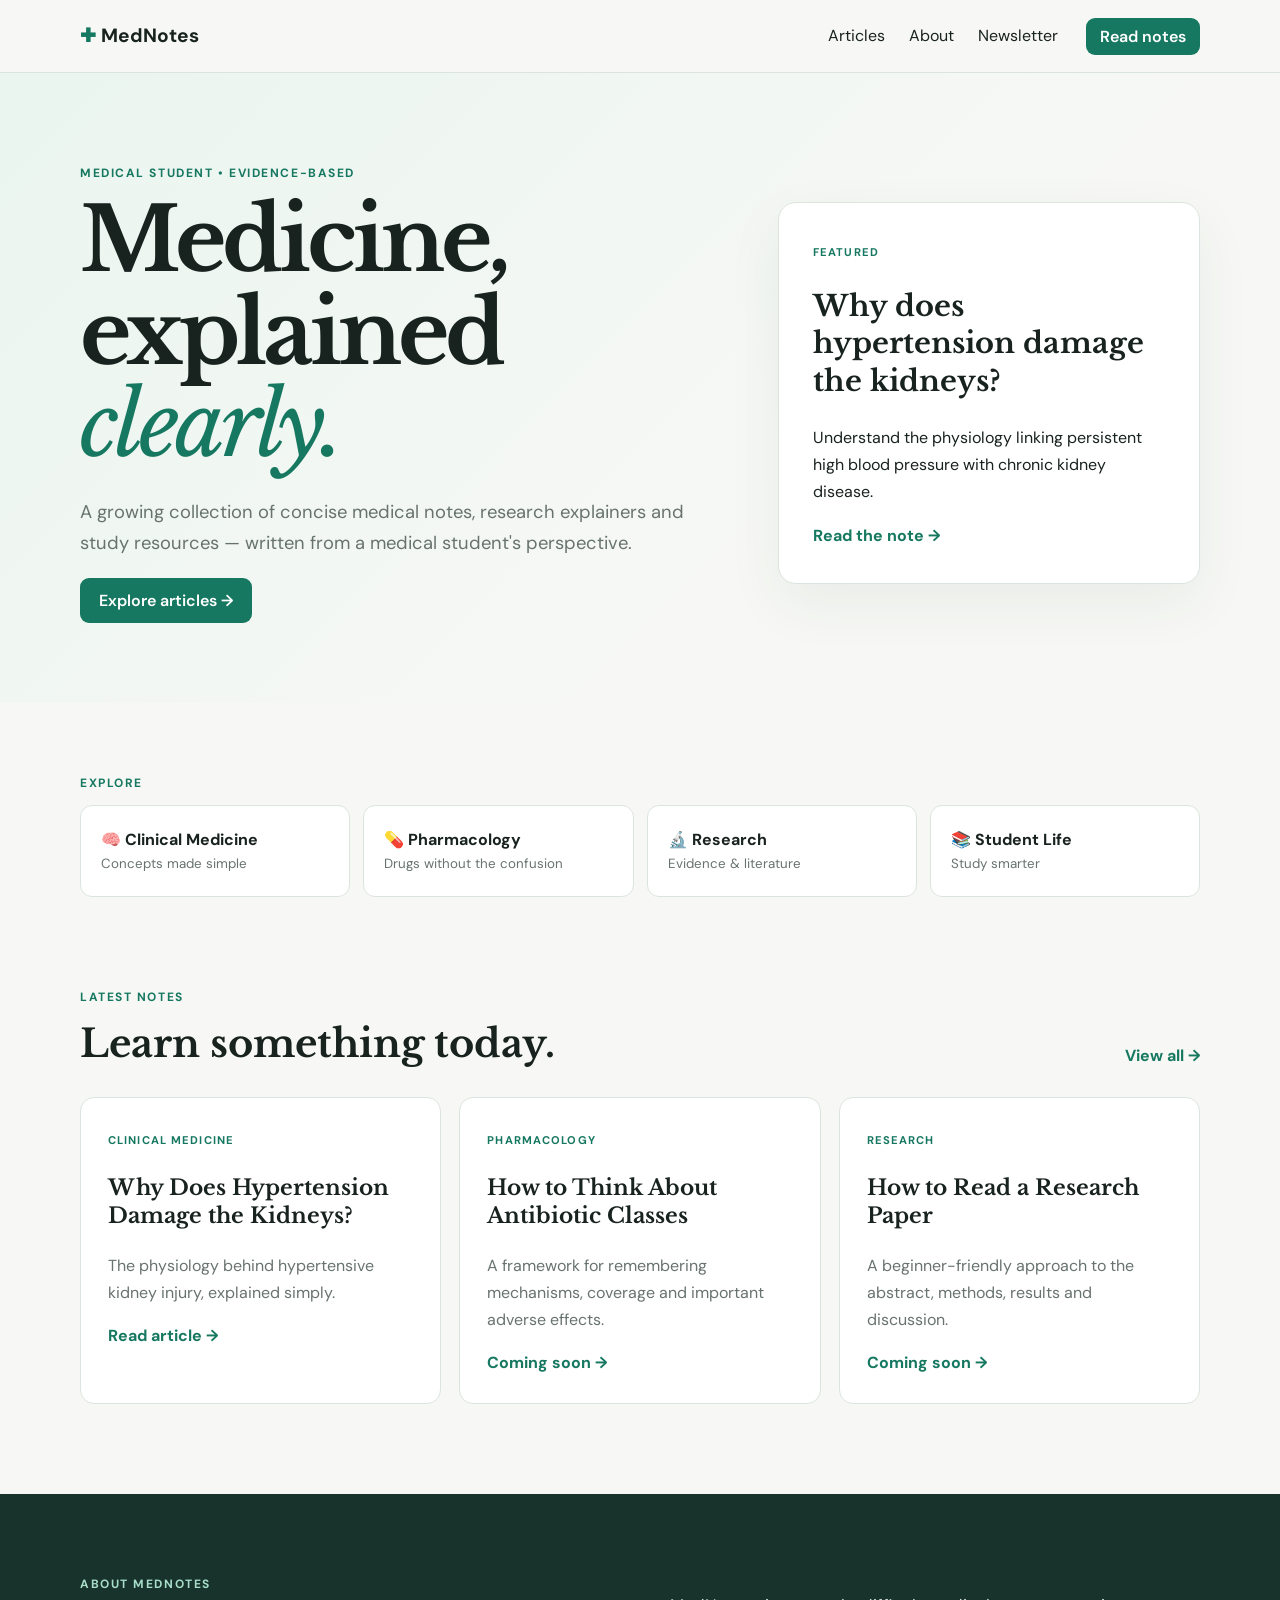
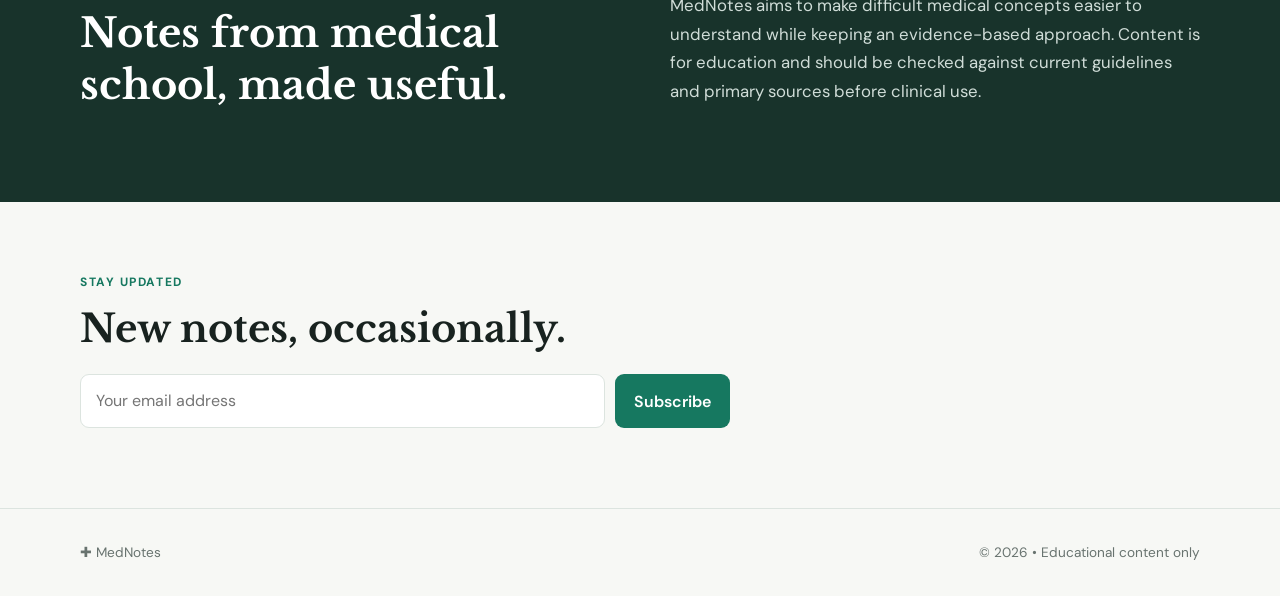
<file: index.html>
<!doctype html><html lang="en"><head>
<meta charset="utf-8"><meta name="viewport" content="width=device-width,initial-scale=1">
<meta name="description" content="MedNotes — evidence-based medical learning for students and curious readers.">
<title>MedNotes — Medical Learning, Clearly</title><link rel="icon" href="favicon.svg" type="image/svg+xml"><link rel="stylesheet" href="style.css">
</head><body>
<header><nav class="nav wrap"><a class="brand" href="index.html">✚ <span>MedNotes</span></a>
<div class="links"><a href="articles.html">Articles</a><a href="#about">About</a><a href="#newsletter">Newsletter</a></div>
<a class="btn mini" href="articles.html">Read notes</a></nav></header>
<main>
<section class="hero"><div class="wrap hero-grid"><div><p class="eyebrow">MEDICAL STUDENT • EVIDENCE-BASED</p>
<h1>Medicine, explained <i>clearly.</i></h1><p class="lead">A growing collection of concise medical notes, research explainers and study resources — written from a medical student's perspective.</p>
<a class="btn" href="articles.html">Explore articles →</a></div>
<div class="feature"><span class="pill">FEATURED</span><h2>Why does hypertension damage the kidneys?</h2><p>Understand the physiology linking persistent high blood pressure with chronic kidney disease.</p><a href="article-hypertension-kidney.html">Read the note →</a></div></div></section>
<section class="wrap topics"><p class="eyebrow">EXPLORE</p><div class="topic-grid">
<a href="articles.html?category=clinical"><b>🧠 Clinical Medicine</b><small>Concepts made simple</small></a>
<a href="articles.html?category=pharmacology"><b>💊 Pharmacology</b><small>Drugs without the confusion</small></a>
<a href="articles.html?category=research"><b>🔬 Research</b><small>Evidence & literature</small></a>
<a href="articles.html?category=student"><b>📚 Student Life</b><small>Study smarter</small></a></div></section>
<section class="wrap latest"><div class="section-head"><div><p class="eyebrow">LATEST NOTES</p><h2>Learn something today.</h2></div><a href="articles.html">View all →</a></div>
<div class="cards">
<article><span class="tag">CLINICAL MEDICINE</span><h3>Why Does Hypertension Damage the Kidneys?</h3><p>The physiology behind hypertensive kidney injury, explained simply.</p><a href="article-hypertension-kidney.html">Read article →</a></article>
<article><span class="tag">PHARMACOLOGY</span><h3>How to Think About Antibiotic Classes</h3><p>A framework for remembering mechanisms, coverage and important adverse effects.</p><a href="articles.html">Coming soon →</a></article>
<article><span class="tag">RESEARCH</span><h3>How to Read a Research Paper</h3><p>A beginner-friendly approach to the abstract, methods, results and discussion.</p><a href="articles.html">Coming soon →</a></article></div></section>
<section id="about" class="about"><div class="wrap about-grid"><div><p class="eyebrow">ABOUT MEDNOTES</p><h2>Notes from medical school, made useful.</h2></div><p>MedNotes aims to make difficult medical concepts easier to understand while keeping an evidence-based approach. Content is for education and should be checked against current guidelines and primary sources before clinical use.</p></div></section>
<section id="newsletter" class="newsletter"><div class="wrap"><p class="eyebrow">STAY UPDATED</p><h2>New notes, occasionally.</h2><form onsubmit="event.preventDefault();this.querySelector('small').textContent='Thanks — subscription saved in this demo.'"><input type="email" placeholder="Your email address" required><button class="btn">Subscribe</button><small></small></form></div></section>
</main><footer><div class="wrap foot"><span>✚ MedNotes</span><span>© 2026 • Educational content only</span></div></footer>
</body></html>
</file>
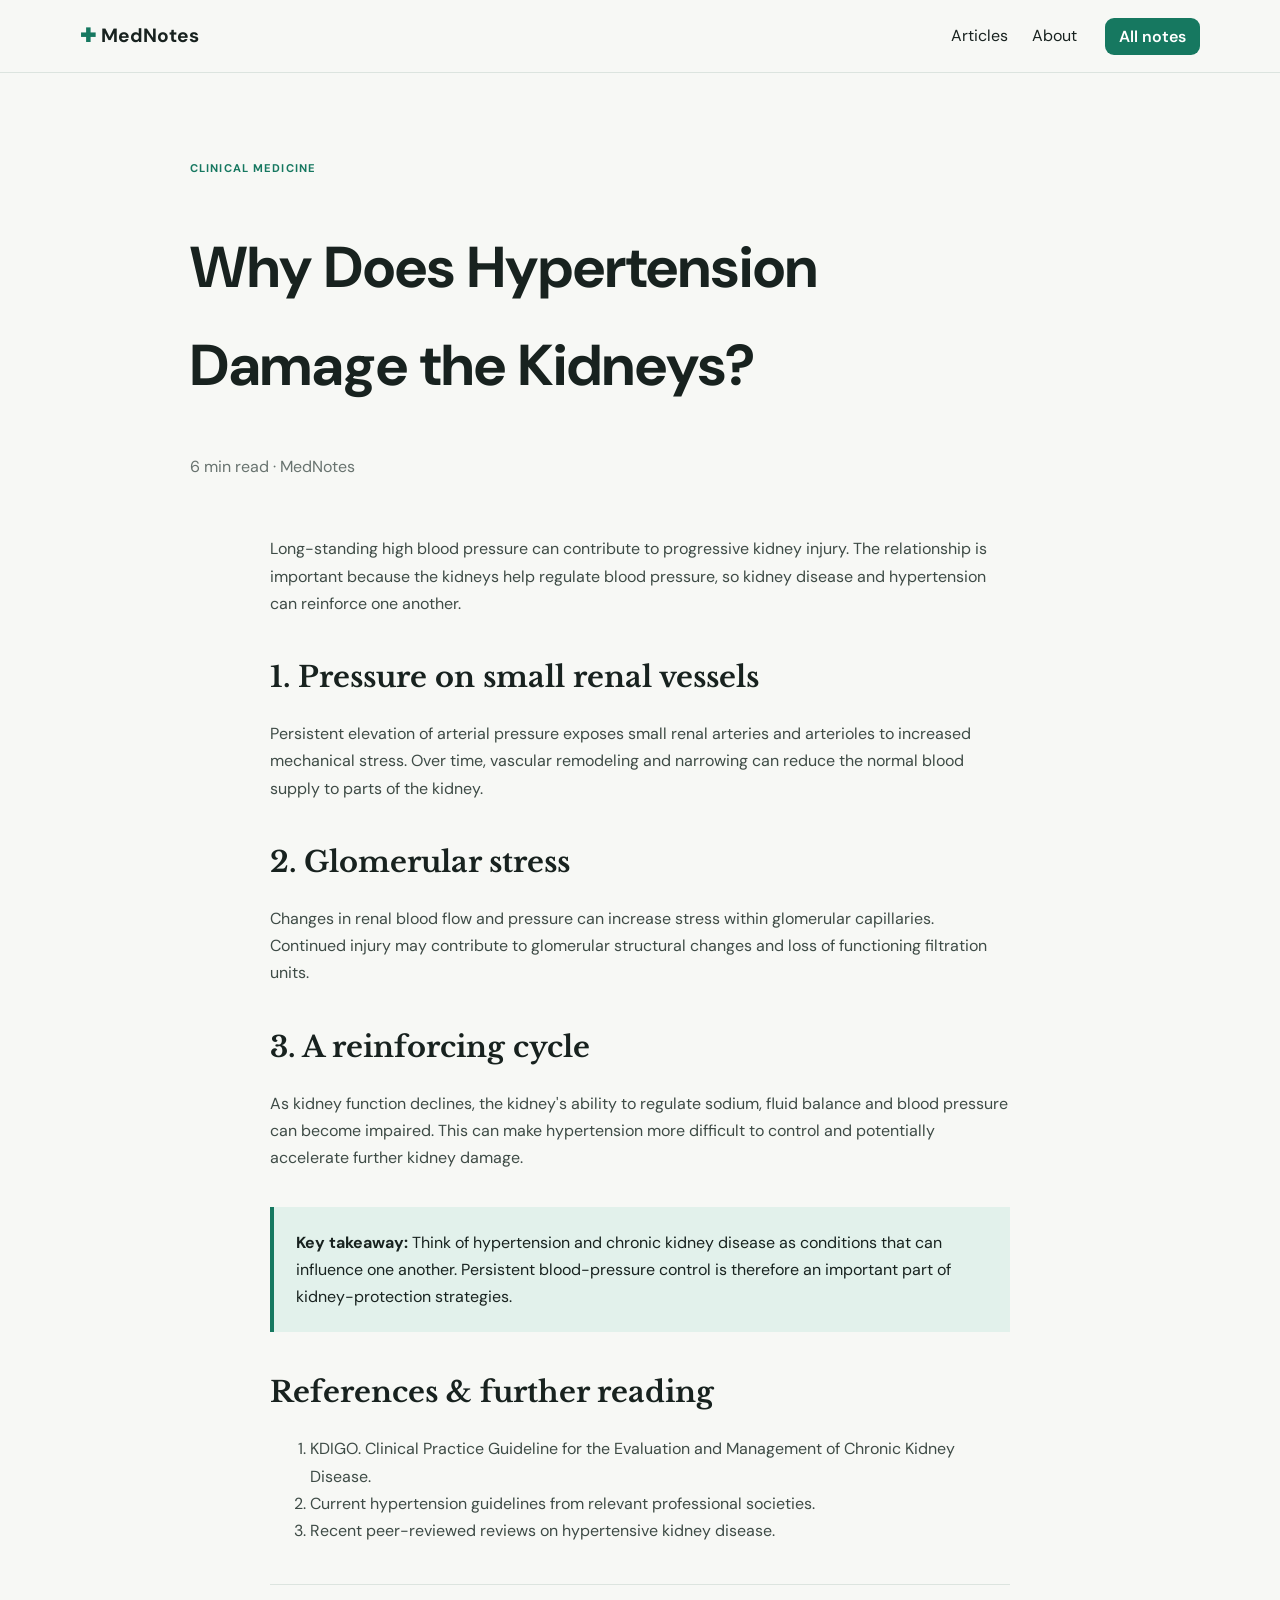
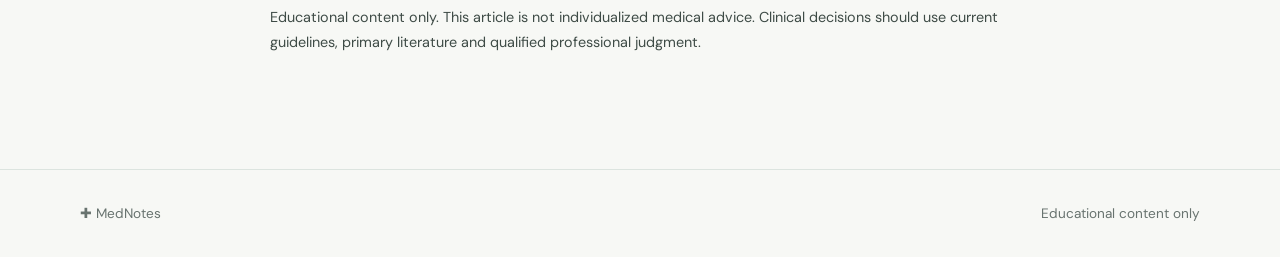
<file: article-hypertension-kidney.html>
<!doctype html><html lang="en"><head><meta charset="utf-8"><meta name="viewport" content="width=device-width,initial-scale=1"><meta name="description" content="A medical student-friendly overview of how hypertension can contribute to kidney damage."><title>Why Does Hypertension Damage the Kidneys? — MedNotes</title><link rel="icon" href="favicon.svg" type="image/svg+xml"><link rel="stylesheet" href="style.css"></head><body>
<header><nav class="nav wrap"><a class="brand" href="index.html">✚ <span>MedNotes</span></a><div class="links"><a href="articles.html">Articles</a><a href="index.html#about">About</a></div><a class="btn mini" href="articles.html">All notes</a></nav></header>
<main class="wrap article-page"><span class="tag">CLINICAL MEDICINE</span><h1>Why Does Hypertension Damage the Kidneys?</h1><p class="article-meta">6 min read · MedNotes</p>
<div class="article-body"><p>Long-standing high blood pressure can contribute to progressive kidney injury. The relationship is important because the kidneys help regulate blood pressure, so kidney disease and hypertension can reinforce one another.</p>
<h2>1. Pressure on small renal vessels</h2><p>Persistent elevation of arterial pressure exposes small renal arteries and arterioles to increased mechanical stress. Over time, vascular remodeling and narrowing can reduce the normal blood supply to parts of the kidney.</p>
<h2>2. Glomerular stress</h2><p>Changes in renal blood flow and pressure can increase stress within glomerular capillaries. Continued injury may contribute to glomerular structural changes and loss of functioning filtration units.</p>
<h2>3. A reinforcing cycle</h2><p>As kidney function declines, the kidney's ability to regulate sodium, fluid balance and blood pressure can become impaired. This can make hypertension more difficult to control and potentially accelerate further kidney damage.</p>
<div class="callout"><b>Key takeaway:</b> Think of hypertension and chronic kidney disease as conditions that can influence one another. Persistent blood-pressure control is therefore an important part of kidney-protection strategies.</div>
<h2>References & further reading</h2><ol><li>KDIGO. Clinical Practice Guideline for the Evaluation and Management of Chronic Kidney Disease.</li><li>Current hypertension guidelines from relevant professional societies.</li><li>Recent peer-reviewed reviews on hypertensive kidney disease.</li></ol>
<p class="disclaimer">Educational content only. This article is not individualized medical advice. Clinical decisions should use current guidelines, primary literature and qualified professional judgment.</p></div></main>
<footer><div class="wrap foot"><span>✚ MedNotes</span><span>Educational content only</span></div></footer>
</body></html>
</file>
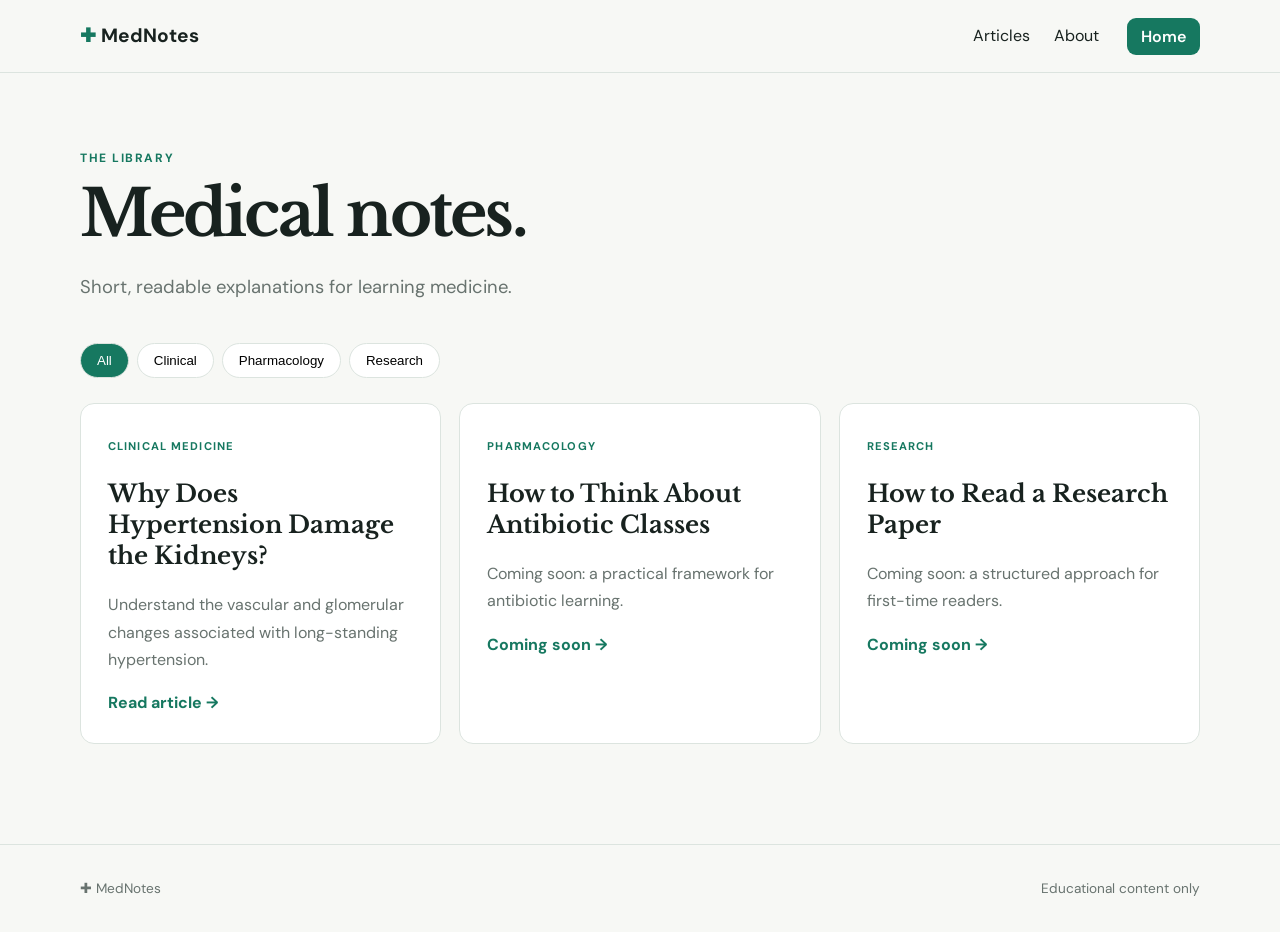
<file: articles.html>
<!doctype html><html lang="en"><head><meta charset="utf-8"><meta name="viewport" content="width=device-width,initial-scale=1"><title>Articles — MedNotes</title><link rel="icon" href="favicon.svg" type="image/svg+xml"><link rel="stylesheet" href="style.css"></head><body>
<header><nav class="nav wrap"><a class="brand" href="index.html">✚ <span>MedNotes</span></a><div class="links"><a href="articles.html">Articles</a><a href="index.html#about">About</a></div><a class="btn mini" href="index.html">Home</a></nav></header>
<main class="wrap page"><p class="eyebrow">THE LIBRARY</p><h1>Medical notes.</h1><p class="lead narrow">Short, readable explanations for learning medicine.</p>
<div class="filters"><button class="filter active" onclick="filterCards('all',this)">All</button><button class="filter" onclick="filterCards('clinical',this)">Clinical</button><button class="filter" onclick="filterCards('pharmacology',this)">Pharmacology</button><button class="filter" onclick="filterCards('research',this)">Research</button></div>
<div class="cards library">
<article data-cat="clinical"><span class="tag">CLINICAL MEDICINE</span><h2>Why Does Hypertension Damage the Kidneys?</h2><p>Understand the vascular and glomerular changes associated with long-standing hypertension.</p><a href="article-hypertension-kidney.html">Read article →</a></article>
<article data-cat="pharmacology"><span class="tag">PHARMACOLOGY</span><h2>How to Think About Antibiotic Classes</h2><p>Coming soon: a practical framework for antibiotic learning.</p><a href="#">Coming soon →</a></article>
<article data-cat="research"><span class="tag">RESEARCH</span><h2>How to Read a Research Paper</h2><p>Coming soon: a structured approach for first-time readers.</p><a href="#">Coming soon →</a></article>
</div></main>
<footer><div class="wrap foot"><span>✚ MedNotes</span><span>Educational content only</span></div></footer>
<script>function filterCards(cat,btn){document.querySelectorAll('.filter').forEach(x=>x.classList.remove('active'));btn.classList.add('active');document.querySelectorAll('.library article').forEach(x=>x.style.display=cat==='all'||x.dataset.cat===cat?'block':'none')}</script>
</body></html>
</file>
<file: style.css>
@import url('https://fonts.googleapis.com/css2?family=DM+Sans:wght@400;500;600;700&family=Libre+Baskerville:ital,wght@0,400;0,700;1,400&display=swap');
:root{--ink:#18221f;--muted:#68736f;--paper:#f7f8f5;--white:#fff;--line:#dce4df;--green:#167860;--soft:#e2f1eb}
*{box-sizing:border-box}html{scroll-behavior:smooth}body{margin:0;background:var(--paper);color:var(--ink);font:16px/1.7 "DM Sans",sans-serif}.wrap{width:min(1120px,92%);margin:auto}header{position:sticky;top:0;z-index:10;background:#f7f8f5eF;backdrop-filter:blur(10px);border-bottom:1px solid var(--line)}.nav{height:72px;display:flex;align-items:center;gap:28px}.brand{color:var(--ink);text-decoration:none;font-weight:700;font-size:1.2rem}.brand:first-letter{color:var(--green)}.links{display:flex;gap:24px;margin-left:auto}.links a{color:var(--ink);text-decoration:none}.btn{display:inline-block;border:0;border-radius:9px;background:var(--green);color:#fff;text-decoration:none;padding:12px 19px;font:600 1rem "DM Sans";cursor:pointer}.mini{padding:8px 14px}.hero{padding:90px 0 80px;background:linear-gradient(135deg,#eaf5f0,#f7f8f5 65%)}.hero-grid{display:grid;grid-template-columns:1.2fr .8fr;gap:65px;align-items:center}.eyebrow{font-size:.75rem;letter-spacing:.13em;font-weight:700;color:var(--green);margin:0 0 12px}.hero h1,.page h1{font:700 clamp(3rem,7vw,5.5rem)/1.05 "Libre Baskerville";letter-spacing:-.045em;margin:0 0 24px}.hero h1 i{color:var(--green);font-weight:400}.lead{font-size:1.15rem;color:var(--muted);max-width:670px}.feature{background:var(--white);border:1px solid var(--line);padding:34px;border-radius:18px;box-shadow:0 20px 55px #183d3010}.pill,.tag{font-size:.7rem;letter-spacing:.1em;font-weight:700;color:var(--green)}.feature h2,.cards h3,.cards h2,.article-page h2,.section-head h2,.about h2,.newsletter h2{font-family:"Libre Baskerville";line-height:1.3}.feature h2{font-size:1.8rem}.feature a,.cards a,.section-head>a{color:var(--green);font-weight:700;text-decoration:none}.topics{padding:70px 0}.topic-grid{display:grid;grid-template-columns:repeat(4,1fr);gap:13px}.topic-grid a{background:#fff;border:1px solid var(--line);padding:20px;border-radius:12px;color:var(--ink);text-decoration:none}.topic-grid b,.topic-grid small{display:block}.topic-grid small{color:var(--muted)}.latest{padding:20px 0 90px}.section-head{display:flex;justify-content:space-between;align-items:end;margin-bottom:28px}.section-head h2{font-size:2.4rem;margin:0}.cards{display:grid;grid-template-columns:repeat(3,1fr);gap:18px}.cards article{background:#fff;border:1px solid var(--line);border-radius:14px;padding:27px;min-height:245px}.cards h3{font-size:1.35rem}.cards p{color:var(--muted)}.about{background:#18332b;color:#fff;padding:80px 0}.about-grid{display:grid;grid-template-columns:1fr 1fr;gap:60px}.about .eyebrow{color:#a7ddc9}.about h2{font-size:2.5rem;margin:0}.about p:last-child{color:#d0ddd8;font-size:1.05rem}.newsletter{padding:70px 0}.newsletter h2{font-size:2.4rem;margin:0 0 20px}.newsletter form{display:flex;gap:10px;max-width:650px;flex-wrap:wrap}.newsletter input{flex:1;min-width:250px;padding:12px 15px;border:1px solid var(--line);border-radius:9px;font:inherit}.newsletter small{width:100%;color:var(--green)}footer{padding:32px 0;border-top:1px solid var(--line)}.foot{display:flex;justify-content:space-between;color:var(--muted);font-size:.85rem}.page{padding:75px 0 100px}.page h1{font-size:4rem}.narrow{max-width:620px}.filters{display:flex;gap:8px;margin:40px 0 25px;flex-wrap:wrap}.filter{border:1px solid var(--line);background:#fff;border-radius:999px;padding:9px 16px;cursor:pointer}.filter.active{background:var(--green);color:#fff}.library article{min-height:220px}.article-page{padding:80px 0 100px;max-width:900px}.article-page>h1{font-size:3.6rem;max-width:850px}.article-meta{color:var(--muted);margin-bottom:55px}.article-body{max-width:740px;margin:auto}.article-body h2{font-size:1.8rem;margin-top:42px}.article-body p,.article-body li{color:#3e4b46}.callout{background:var(--soft);padding:22px;border-left:4px solid var(--green);margin:35px 0}.disclaimer{font-size:.9rem;border-top:1px solid var(--line);padding-top:20px;margin-top:40px}
@media(max-width:800px){.links{display:none}.hero-grid,.about-grid{grid-template-columns:1fr}.topic-grid{grid-template-columns:1fr 1fr}.cards{grid-template-columns:1fr}.hero{padding:60px 0}.hero h1,.page h1{font-size:3rem}.section-head{display:block}.article-page>h1{font-size:2.7rem}}@media(max-width:480px){.topic-grid{grid-template-columns:1fr}.nav .btn{display:none}.foot{display:block}}
</file>
